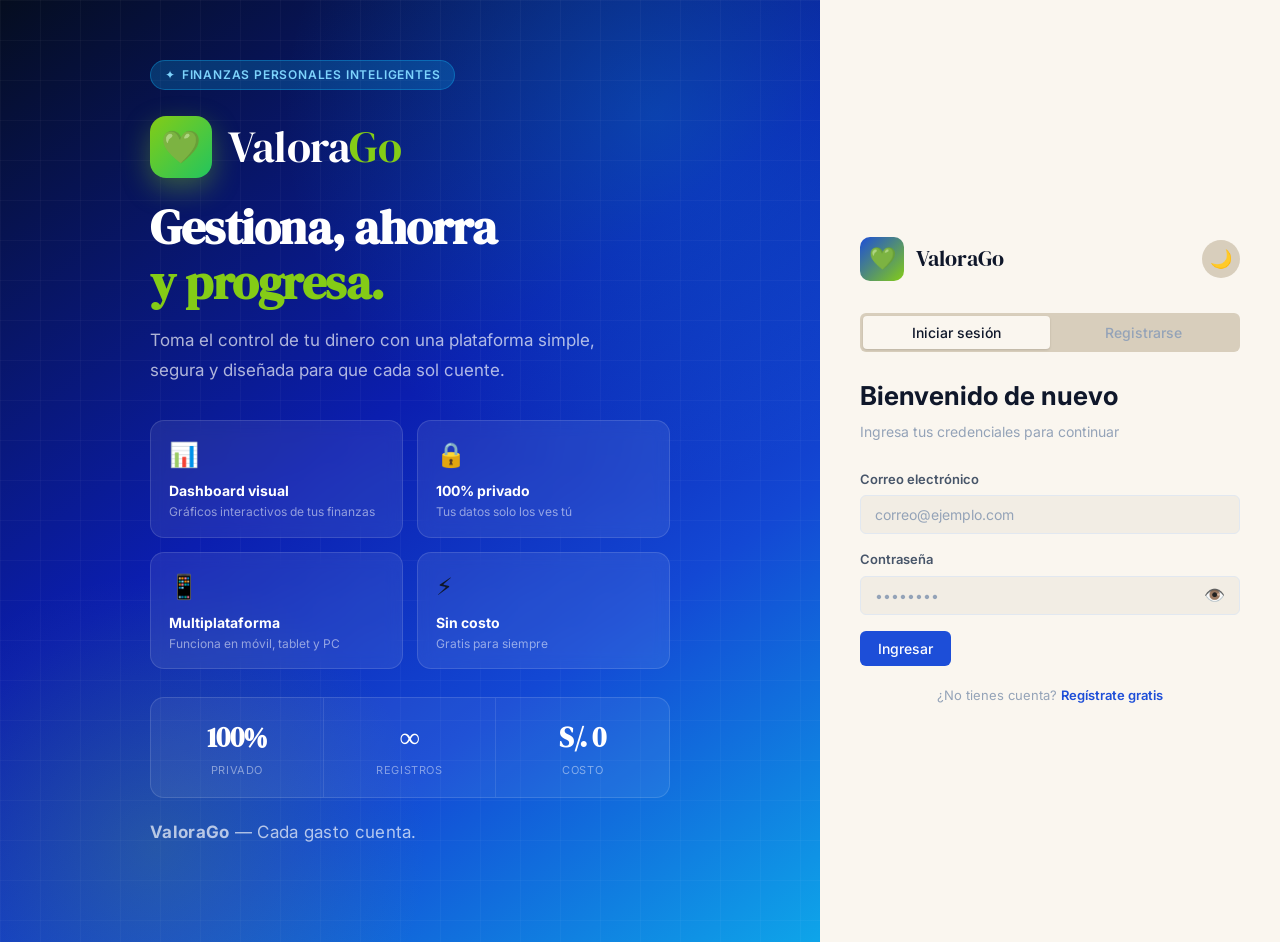
<file: index.html>
<!DOCTYPE html>
<html lang="es">
<head>
  <meta charset="UTF-8" />
  <meta name="viewport" content="width=device-width, initial-scale=1.0" />

<!-- Open Graph meta tags para compartir en redes sociales -->
<meta property="og:title" content="ValoraGo – Gestiona, ahorra y progresa" />
<meta property="og:description" content="Plataforma de finanzas personales para registrar ingresos, controlar gastos, hacer seguimiento de ahorros y visualizar tu salud financiera en tiempo real." />
<meta property="og:image" content="https://ronalk35.github.io/finanzasapp/assets/img/Finanzasapp.jpeg" />
<meta property="og:url" content="https://ronalk35.github.io/finanzasapp/" />
<meta property="og:type" content="website" />
<meta property="og:site_name" content="ValoraGo" />

<!-- Twitter Card (funciona en WhatsApp también) -->
<meta name="twitter:card" content="summary_large_image" />
<meta name="twitter:title" content="ValoraGo – Gestiona, ahorra y progresa" />
<meta name="twitter:description" content="Controla tus finanzas personales con dashboards, gráficos interactivos y reportes. Gratis y 100% privado." />
<meta name="twitter:image" content="https://ronalk35.github.io/finanzasapp/assets/img/Finanzasapp.jpeg />

<!-- SEO general -->
<meta name="description" content="ValoraGo es una app de finanzas personales para gestionar ingresos, gastos y ahorros con dashboards visuales. Gratis y privada." />
<meta name="keywords" content="finanzas personales, control de gastos, ahorros, presupuesto, ValoraGo" />
<meta name="author" content="Ronald Urbano Chávez" />
  
  <link rel="icon" href="/finanzasapp/assets/img/favicon.ico" type="image/x-icon">
  <title>Ingresar – ValoraGo</title>
  <link rel="stylesheet" href="css/styles.css" />
  <style>
    body { overflow: hidden; }
    @media (max-width: 900px) { body { overflow: auto; } }
    /* Forzar hidden para que funcione sin importar otros estilos */
    #formRegister { display: none; }
    #formRegister.visible { display: block; }
    #formLogin.hidden-form { display: none; }
  </style>
</head>
<body>

<div class="login-page" id="loginPage">

  <!-- Panel izquierdo -->
  <div class="login-art">
    <div class="login-art-bg"></div>
    <div class="login-art-content">
      <div class="login-badge"><span>✦</span> Finanzas personales inteligentes</div>
      <div class="login-art-logo">
        <div class="login-art-logo-icon">💚</div>
        <div class="login-art-logo-name">Valora<em>Go</em></div>
      </div>
      <h1>Gestiona, ahorra<br/><span>y progresa.</span></h1>
      <p>Toma el control de tu dinero con una plataforma simple, segura y diseñada para que cada sol cuente.</p>
      <div class="login-features">
        <div class="login-feature-card">
          <div class="login-feature-icon">📊</div>
          <div class="login-feature-title">Dashboard visual</div>
          <div class="login-feature-desc">Gráficos interactivos de tus finanzas</div>
        </div>
        <div class="login-feature-card">
          <div class="login-feature-icon">🔒</div>
          <div class="login-feature-title">100% privado</div>
          <div class="login-feature-desc">Tus datos solo los ves tú</div>
        </div>
        <div class="login-feature-card">
          <div class="login-feature-icon">📱</div>
          <div class="login-feature-title">Multiplataforma</div>
          <div class="login-feature-desc">Funciona en móvil, tablet y PC</div>
        </div>
        <div class="login-feature-card">
          <div class="login-feature-icon">⚡</div>
          <div class="login-feature-title">Sin costo</div>
          <div class="login-feature-desc">Gratis para siempre</div>
        </div>
      </div>
      <div class="login-stats">
        <div class="login-stat">
          <div class="login-stat-val">100%</div>
          <div class="login-stat-lbl">Privado</div>
        </div>
        <div class="login-stat">
          <div class="login-stat-val">∞</div>
          <div class="login-stat-lbl">Registros</div>
        </div>
        <div class="login-stat">
          <div class="login-stat-val">S/. 0</div>
          <div class="login-stat-lbl">Costo</div>
        </div>
      </div>
      <p class="login-slogan"><strong>ValoraGo</strong> — Cada gasto cuenta.</p>
    </div>
  </div>

  <!-- Formulario -->
  <div class="login-form-area">
    <div class="login-box">
      <div class="login-logo">
        <div class="login-logo-icon">💚</div>
        <span class="login-logo-text">ValoraGo</span>
        <button class="theme-toggle" onclick="toggleTheme()" style="margin-left:auto" title="Tema oscuro">🌙</button>
      </div>

      <div class="tab-switch">
        <button class="tab-btn active" id="tabLogin" onclick="showTab('login')">Iniciar sesión</button>
        <button class="tab-btn" id="tabReg" onclick="showTab('register')">Registrarse</button>
      </div>

      <!-- LOGIN -->
      <div id="formLogin">
        <h2 class="login-heading">Bienvenido de nuevo</h2>
        <p class="login-sub">Ingresa tus credenciales para continuar</p>
        <div class="form-group">
          <label class="form-label">Correo electrónico</label>
          <input type="email" id="loginEmail" class="form-control" placeholder="correo@ejemplo.com" />
        </div>
        <div class="form-group">
          <label class="form-label">Contraseña</label>
          <div class="input-eye-wrap">
            <input type="password" id="loginPass" class="form-control" placeholder="••••••••" />
            <button class="btn-eye" type="button" onclick="toggleEye('loginPass','eyeLogin')" tabindex="-1">
              <span id="eyeLogin">👁️</span>
            </button>
          </div>
        </div>
        <div id="loginError" class="form-error hidden"></div>
        <button class="btn btn-primary w-full mt-3" id="btnLogin" onclick="handleLogin()">
          Ingresar
        </button>
        <p class="login-footer mt-4">
          ¿No tienes cuenta?
          <a href="#" onclick="showTab('register');return false" style="color:var(--brand-primary);font-weight:600;">Regístrate gratis</a>
        </p>
      </div>

      <!-- REGISTRO -->
      <div id="formRegister">
        <h2 class="login-heading">Crear cuenta</h2>
        <p class="login-sub">Completa los datos para comenzar</p>
        <div class="form-group">
          <label class="form-label">Nombre completo</label>
          <input type="text" id="regNombre" class="form-control" placeholder="Ej: Juan Pérez" />
        </div>
        <div class="form-group">
          <label class="form-label">Correo electrónico</label>
          <input type="email" id="regEmail" class="form-control" placeholder="correo@ejemplo.com" />
        </div>
        <div class="form-group">
          <label class="form-label">Contraseña</label>
          <div class="input-eye-wrap">
            <input type="password" id="regPass" class="form-control" placeholder="Mínimo 6 caracteres" />
            <button class="btn-eye" type="button" onclick="toggleEye('regPass','eyeReg1')" tabindex="-1">
              <span id="eyeReg1">👁️</span>
            </button>
          </div>
        </div>
        <div class="form-group">
          <label class="form-label">Confirmar contraseña</label>
          <div class="input-eye-wrap">
            <input type="password" id="regPass2" class="form-control" placeholder="Repite tu contraseña" />
            <button class="btn-eye" type="button" onclick="toggleEye('regPass2','eyeReg2')" tabindex="-1">
              <span id="eyeReg2">👁️</span>
            </button>
          </div>
        </div>
        <div id="regError" class="form-error hidden"></div>
        <button class="btn btn-primary w-full mt-3" id="btnReg" onclick="handleRegister()">
          Crear cuenta
        </button>
        <p class="login-footer mt-4">
          ¿Ya tienes cuenta?
          <a href="#" onclick="showTab('login');return false" style="color:var(--brand-primary);font-weight:600;">Inicia sesión</a>
        </p>
      </div>
    </div>
  </div>
</div>

<script>
  // Prevenir que initAuth() de app.js interfiera en la página de login
  window.__isLoginPage = true;
</script>
<script src="js/app.js"></script>
<script>
  (function() {
    const s = localStorage.getItem('session');
    if (s) { window.location.href = 'pages/dashboard.html'; return; }
    initTheme();
    // Estado inicial correcto
    document.getElementById('formLogin').classList.remove('hidden');
    document.getElementById('formRegister').classList.add('hidden');
    document.getElementById('tabLogin').classList.add('active');
    document.getElementById('tabReg').classList.remove('active');
  })();

  function toggleEye(inputId, eyeId) {
    const input = document.getElementById(inputId);
    const eye   = document.getElementById(eyeId);
    const show  = input.type === 'password';
    input.type      = show ? 'text' : 'password';
    eye.textContent = show ? '🙈' : '👁️';
  }

  function showTab(tab) {
    if (tab === 'login') {
      document.getElementById('formLogin').classList.remove('hidden-form');
      document.getElementById('formRegister').classList.remove('visible');
      document.getElementById('tabLogin').classList.add('active');
      document.getElementById('tabReg').classList.remove('active');
    } else {
      document.getElementById('formLogin').classList.add('hidden-form');
      document.getElementById('formRegister').classList.add('visible');
      document.getElementById('tabLogin').classList.remove('active');
      document.getElementById('tabReg').classList.add('active');
    }
    clearErrors();
  }
  function clearErrors() {
    ['loginError','regError'].forEach(id => {
      const el = document.getElementById(id);
      if (el) { el.textContent = ''; el.classList.add('hidden'); }
    });
  }
  function showError(id, msg) {
    const el = document.getElementById(id);
    if (el) { el.textContent = msg; el.classList.remove('hidden'); }
  }
  function setLoading(btnId, loading) {
    const btn = document.getElementById(btnId);
    if (!btn) return;
    if (loading) {
      btn.dataset.orig = btn.innerHTML;
      btn.innerHTML = '<span class="loading-spinner"></span> Espera...';
      btn.disabled = true;
    } else {
      btn.innerHTML = btn.dataset.orig || btn.innerHTML;
      btn.disabled = false;
    }
  }
  async function handleLogin() {
    clearErrors();
    const correo   = document.getElementById('loginEmail').value.trim();
    const password = document.getElementById('loginPass').value;
    if (!correo || !password) return showError('loginError', 'Completa todos los campos');
    if (!correo.includes('@'))  return showError('loginError', 'Correo no válido');
    setLoading('btnLogin', true);
    try {
      const res = await apiCall({ action: 'login', correo, password });
      if (res.success) {
        saveSession(res.user);
        window.location.href = 'pages/dashboard.html';
      } else {
        showError('loginError', res.error || 'Credenciales incorrectas');
      }
    } catch {
      showError('loginError', 'Error de conexión. Verifica tu configuración de API.');
    } finally {
      setLoading('btnLogin', false);
    }
  }
  async function handleRegister() {
    clearErrors();
    const nombre   = document.getElementById('regNombre').value.trim();
    const correo   = document.getElementById('regEmail').value.trim();
    const password = document.getElementById('regPass').value;
    const pass2    = document.getElementById('regPass2').value;
    if (!nombre || !correo || !password) return showError('regError', 'Completa todos los campos');
    if (!correo.includes('@'))  return showError('regError', 'Correo no válido');
    if (password.length < 6)    return showError('regError', 'La contraseña debe tener al menos 6 caracteres');
    if (password !== pass2)     return showError('regError', 'Las contraseñas no coinciden');
    setLoading('btnReg', true);
    try {
      const res = await apiCall({ action: 'register', nombre, correo, password });
      if (res.success) {
        saveSession(res.user);
        window.location.href = 'pages/dashboard.html';
      } else {
        showError('regError', res.error || 'Error al registrar');
      }
    } catch {
      showError('regError', 'Error de conexión. Verifica tu configuración de API.');
    } finally {
      setLoading('btnReg', false);
    }
  }
  document.addEventListener('keydown', e => {
    if (e.key === 'Enter') {
      const isLogin = !document.getElementById('formLogin').classList.contains('hidden');
      if (isLogin) handleLogin(); else handleRegister();
    }
  });
</script>
</body>
</html>
</file>
<file: css/styles.css>
/* ============================================================
   FINANZAS PERSONALES – Design System
   Paleta: Azul profundo + Verde lima + Slate neutral
   Tipografía: Inter (datos) + DM Serif Display (marca)
============================================================ */

@import url('https://fonts.googleapis.com/css2?family=Inter:wght@300;400;500;600;700&family=DM+Serif+Display&display=swap');

/* ─── TOKENS ───────────────────────────────────────────────── */
:root {
  --brand-primary:    #1D4ED8;
  --brand-secondary:  #2563EB;
  --brand-accent:     #84CC16;
  --brand-accent-dim: #65A30D;

  --bg-base:    #F2EDE4;
  --bg-surface: #FAF6EF;
  --bg-hover:   #E8E0D4;
  --bg-muted:   #D8CEBC;

  --text-primary:   #0F172A;
  --text-secondary: #475569;
  --text-muted:     #94A3B8;
  --text-inverse:   #FFFFFF;

  --border:      #E2E8F0;
  --border-focus: #1D4ED8;

  --success: #22C55E;
  --warning: #F59E0B;
  --danger:  #EF4444;
  --info:    #3B82F6;

  --shadow-sm: 0 1px 3px rgba(0,0,0,.08), 0 1px 2px rgba(0,0,0,.06);
  --shadow-md: 0 4px 12px rgba(0,0,0,.1), 0 2px 4px rgba(0,0,0,.06);
  --shadow-lg: 0 10px 30px rgba(0,0,0,.12), 0 4px 8px rgba(0,0,0,.06);
  --shadow-xl: 0 20px 60px rgba(0,0,0,.15);

  --radius-sm: 6px;
  --radius-md: 10px;
  --radius-lg: 16px;
  --radius-xl: 24px;
  --radius-full: 9999px;

  --sidebar-w: 260px;
  --header-h:  64px;
  --transition: 200ms cubic-bezier(.4,0,.2,1);
}

[data-theme="dark"] {
  --bg-base:    #0B1120;
  --bg-surface: #111827;
  --bg-hover:   #1E2A3A;
  --bg-muted:   #1F2937;

  --text-primary:   #F1F5F9;
  --text-secondary: #94A3B8;
  --text-muted:     #64748B;

  --border:      #1E2A3A;
  --border-focus: #2563EB;

  --shadow-sm: 0 1px 3px rgba(0,0,0,.3);
  --shadow-md: 0 4px 12px rgba(0,0,0,.4);
  --shadow-lg: 0 10px 30px rgba(0,0,0,.5);
}

/* ─── RESET ─────────────────────────────────────────────────── */
*, *::before, *::after { box-sizing: border-box; margin: 0; padding: 0; }
html { font-size: 16px; scroll-behavior: smooth; }
body {
  font-family: 'Inter', system-ui, sans-serif;
  background: var(--bg-base);
  color: var(--text-primary);
  line-height: 1.5;
  min-height: 100vh;
  transition: background var(--transition), color var(--transition);
}
a { color: inherit; text-decoration: none; }
button { cursor: pointer; font-family: inherit; }
input, select, textarea { font-family: inherit; }
img { max-width: 100%; }

/* ─── LAYOUT ─────────────────────────────────────────────────── */
.app-layout {
  display: block;
  min-height: 100vh;
}

/* ─── SIDEBAR ────────────────────────────────────────────────── */
.sidebar {
  width: var(--sidebar-w);
  background: var(--bg-surface);
  border-right: 1px solid var(--border);
  display: flex;
  flex-direction: column;
  position: fixed;          /* SIEMPRE fixed en todas las páginas */
  top: 0; left: 0;
  height: 100vh;
  z-index: 300;             /* siempre encima */
  transition: transform var(--transition), background var(--transition);
  overflow-y: auto;
  overflow-x: hidden;
}
.sidebar-brand {
  padding: 24px 20px 20px;
  border-bottom: 1px solid var(--border);
}
.brand-logo {
  display: flex;
  align-items: center;
  gap: 10px;
  margin-bottom: 4px;
}
.brand-icon {
  width: 36px; height: 36px;
  background: linear-gradient(135deg, var(--brand-primary), var(--brand-accent));
  border-radius: var(--radius-sm);
  display: flex; align-items: center; justify-content: center;
  font-size: 18px;
}
.brand-name {
  font-family: 'DM Serif Display', serif;
  font-size: 20px;
  color: var(--text-primary);
  letter-spacing: -.3px;
  display: flex;        
  align-items: center; 
}
.brand-tagline {
  font-size: 11px;
  color: var(--text-muted);
  letter-spacing: .5px;
  text-transform: uppercase;
  margin-left: 46px;
}
.sidebar-user {
  padding: 16px 20px;
  border-bottom: 1px solid var(--border);
  display: flex;
  align-items: center;
  gap: 10px;
}
.user-avatar {
  width: 34px; height: 34px;
  border-radius: var(--radius-full);
  background: linear-gradient(135deg, var(--brand-primary), var(--brand-secondary));
  display: flex; align-items: center; justify-content: center;
  color: #fff;
  font-weight: 600;
  font-size: 13px;
  flex-shrink: 0;
}
.user-info { min-width: 0; }
.user-name { font-size: 13px; font-weight: 600; color: var(--text-primary); white-space: nowrap; overflow: hidden; text-overflow: ellipsis; }
.user-email { font-size: 11px; color: var(--text-muted); white-space: nowrap; overflow: hidden; text-overflow: ellipsis; }

/* El nav ocupa el espacio disponible pero NO empuja el footer fuera */
.sidebar-nav { padding: 12px 12px; flex: 1; overflow-y: auto; min-height: 0; }
.nav-section-label {
  font-size: 10px;
  font-weight: 600;
  color: var(--text-muted);
  letter-spacing: 1px;
  text-transform: uppercase;
  padding: 8px 8px 4px;
  margin-top: 4px;
}
.nav-item {
  display: flex;
  align-items: center;
  gap: 10px;
  padding: 9px 12px;
  border-radius: var(--radius-sm);
  color: var(--text-secondary);
  font-size: 14px;
  font-weight: 500;
  transition: all var(--transition);
  margin-bottom: 2px;
}
.nav-item:hover { background: var(--bg-hover); color: var(--text-primary); }
.nav-item.active { background: #EEF2FF; color: var(--brand-primary); }
[data-theme="dark"] .nav-item.active { background: rgba(37,99,235,.2); }
.nav-icon { font-size: 17px; width: 20px; text-align: center; }

/* Footer SIEMPRE pegado al fondo del sidebar */
.sidebar-footer {
  padding: 12px;
  border-top: 1px solid var(--border);
  display: flex;
  flex-direction: column;
  gap: 6px;
  flex-shrink: 0;   /* nunca se comprime */
}
.sidebar-copyright {
  text-align: center;
  font-size: 10.5px;
  color: var(--text-muted);
  line-height: 1.5;
  padding: 6px 4px 2px;
  border-top: 1px solid var(--border);
  margin-top: 2px;
}
.sidebar-copyright a {
  color: var(--brand-primary);
  font-weight: 600;
  text-decoration: none;
  transition: color var(--transition);
}
.sidebar-copyright a:hover { color: var(--brand-accent); text-decoration: underline; }

/* ─── MAIN CONTENT ───────────────────────────────────────────── */
.main-wrapper {
  margin-left: var(--sidebar-w);   /* desplazarse a la derecha del sidebar fixed */
  min-height: 100vh;
}
.topbar {
  height: var(--header-h);
  background: var(--bg-surface);
  border-bottom: 1px solid var(--border);
  display: flex;
  align-items: center;
  justify-content: space-between;
  padding: 0 28px;
  position: fixed;           /* SIEMPRE fixed – funciona en body-scroll */
  top: 0;
  left: var(--sidebar-w);    /* empieza después del sidebar */
  right: 0;
  z-index: 200;              /* por debajo del sidebar (300) pero encima del contenido */
  transition: background var(--transition);
}
.topbar-left { display: flex; align-items: center; gap: 14px; }
.page-title { font-size: 18px; font-weight: 700; color: var(--text-primary); }
.topbar-right { display: flex; align-items: center; gap: 10px; }

.page-content {
  padding: 28px;
  padding-top: calc(var(--header-h) + 28px);  /* clearance para topbar fixed */
  flex: 1;
  max-width: 1400px;
  width: 100%;
}

/* ─── HAMBURGER ──────────────────────────────────────────────── */
.menu-toggle {
  display: none;
  background: none;
  border: none;
  padding: 6px;
  color: var(--text-primary);
  font-size: 22px;
}

/* ─── BUTTONS ────────────────────────────────────────────────── */
.btn {
  display: inline-flex;
  align-items: center;
  gap: 7px;
  padding: 9px 18px;
  border-radius: var(--radius-sm);
  font-size: 14px;
  font-weight: 500;
  border: none;
  transition: all var(--transition);
  white-space: nowrap;
}
.btn-primary { background: var(--brand-primary); color: #fff; }
.btn-primary:hover { background: var(--brand-secondary); box-shadow: 0 4px 12px rgba(29,78,216,.3); }
.btn-secondary { background: var(--bg-muted); color: var(--text-primary); }
.btn-secondary:hover { background: var(--border); }
.btn-danger { background: var(--danger); color: #fff; }
.btn-danger:hover { background: #DC2626; }
.btn-ghost { background: transparent; color: var(--text-secondary); border: 1px solid var(--border); }
.btn-ghost:hover { background: var(--bg-hover); color: var(--text-primary); }
.btn-sm { padding: 6px 12px; font-size: 13px; }
.btn-icon { padding: 8px; border-radius: var(--radius-sm); }

/* ─── CARDS ──────────────────────────────────────────────────── */
.card {
  background: var(--bg-surface);
  border: 1px solid var(--border);
  border-radius: var(--radius-lg);
  padding: 24px;
  box-shadow: var(--shadow-sm);
  transition: background var(--transition);
}
.card-header {
  display: flex;
  align-items: center;
  justify-content: space-between;
  margin-bottom: 20px;
  gap: 12px;
}
.card-title { font-size: 16px; font-weight: 700; color: var(--text-primary); }
.card-subtitle { font-size: 13px; color: var(--text-muted); margin-top: 2px; }

/* ─── KPI CARDS ──────────────────────────────────────────────── */
.kpi-grid { display: grid; grid-template-columns: repeat(auto-fit, minmax(200px, 1fr)); gap: 16px; margin-bottom: 28px; }
.kpi-card {
  background: var(--bg-surface);
  border: 1px solid var(--border);
  border-radius: var(--radius-lg);
  padding: 20px;
  position: relative;
  overflow: hidden;
  box-shadow: var(--shadow-sm);
}
.kpi-card::before {
  content: '';
  position: absolute;
  top: 0; left: 0;
  width: 4px; height: 100%;
}
.kpi-card.kpi-income::before  { background: var(--success); }
.kpi-card.kpi-expense::before { background: var(--danger); }
.kpi-card.kpi-saving::before  { background: var(--brand-accent); }
.kpi-card.kpi-balance::before { background: var(--brand-primary); }

.kpi-label { font-size: 12px; font-weight: 600; color: var(--text-muted); text-transform: uppercase; letter-spacing: .6px; margin-bottom: 8px; }
.kpi-value { font-size: 26px; font-weight: 700; color: var(--text-primary); letter-spacing: -1px; }
.kpi-sub { font-size: 12px; color: var(--text-muted); margin-top: 4px; }
.kpi-icon { position: absolute; right: 16px; top: 16px; font-size: 28px; opacity: .50; }

/* ─── FORMS ──────────────────────────────────────────────────── */
.form-group { margin-bottom: 16px; }
.form-label { display: block; font-size: 13px; font-weight: 600; color: var(--text-secondary); margin-bottom: 6px; }
.form-control {
  width: 100%;
  padding: 10px 14px;
  border: 1px solid var(--border);
  border-radius: var(--radius-sm);
  background: var(--bg-base);
  color: var(--text-primary);
  font-size: 14px;
  transition: border-color var(--transition), box-shadow var(--transition);
  outline: none;
}
.form-control:focus { border-color: var(--border-focus); box-shadow: 0 0 0 3px rgba(29,78,216,.12); }
.form-control::placeholder { color: var(--text-muted); }
.form-row { display: grid; grid-template-columns: 1fr 1fr; gap: 14px; }
.form-row-3 { display: grid; grid-template-columns: 1fr 1fr 1fr; gap: 14px; }
.form-hint { font-size: 12px; color: var(--text-muted); margin-top: 4px; }
.form-error { font-size: 12px; color: var(--danger); margin-top: 4px; }

/* ─── TABLES ─────────────────────────────────────────────────── */
.table-wrapper { overflow-x: auto; border-radius: var(--radius-md); }
.data-table {
  width: 100%;
  border-collapse: collapse;
  font-size: 14px;
}
.data-table th {
  background: var(--bg-muted);
  color: var(--text-secondary);
  font-weight: 600;
  font-size: 12px;
  text-transform: uppercase;
  letter-spacing: .5px;
  padding: 11px 16px;
  text-align: left;
  border-bottom: 1px solid var(--border);
  white-space: nowrap;
}
.data-table td {
  padding: 12px 16px;
  border-bottom: 1px solid var(--border);
  color: var(--text-primary);
  vertical-align: middle;
}
.data-table tr:last-child td { border-bottom: none; }
.data-table tbody tr:hover { background: var(--bg-hover); }
.data-table .amount { font-weight: 600; font-variant-numeric: tabular-nums; }
.data-table .amount.positive { color: var(--success); }
.data-table .amount.negative { color: var(--danger); }

/* ─── BADGES ─────────────────────────────────────────────────── */
.badge {
  display: inline-flex;
  align-items: center;
  padding: 3px 10px;
  border-radius: var(--radius-full);
  font-size: 12px;
  font-weight: 500;
}
.badge-blue   { background: #DBEAFE; color: #1E40AF; }
.badge-green  { background: #DCFCE7; color: #166534; }
.badge-red    { background: #FEE2E2; color: #991B1B; }
.badge-yellow { background: #FEF9C3; color: #854D0E; }
.badge-gray   { background: var(--bg-muted); color: var(--text-secondary); }
[data-theme="dark"] .badge-blue   { background: rgba(30,64,175,.3); color: #93C5FD; }
[data-theme="dark"] .badge-green  { background: rgba(22,101,52,.3);  color: #86EFAC; }
[data-theme="dark"] .badge-red    { background: rgba(153,27,27,.3);  color: #FCA5A5; }

/* ─── MODAL ──────────────────────────────────────────────────── */
.modal-overlay {
  position: fixed; inset: 0;
  background: rgba(0,0,0,.5);
  backdrop-filter: blur(4px);
  z-index: 1000;
  display: flex;
  align-items: center;
  justify-content: center;
  padding: 20px;
  opacity: 0;
  visibility: hidden;
  transition: all var(--transition);
}
.modal-overlay.active { opacity: 1; visibility: visible; }
.modal {
  background: var(--bg-surface);
  border-radius: var(--radius-xl);
  box-shadow: var(--shadow-xl);
  width: 100%;
  max-width: 520px;
  max-height: 90vh;
  overflow-y: auto;
  transform: translateY(20px) scale(.97);
  transition: transform var(--transition);
}
.modal-overlay.active .modal { transform: translateY(0) scale(1); }
.modal-header {
  padding: 24px 28px 0;
  display: flex;
  align-items: center;
  justify-content: space-between;
}
.modal-title { font-size: 18px; font-weight: 700; }
.modal-close {
  background: var(--bg-muted);
  border: none;
  width: 32px; height: 32px;
  border-radius: var(--radius-full);
  display: flex; align-items: center; justify-content: center;
  font-size: 18px;
  color: var(--text-secondary);
  transition: all var(--transition);
}
.modal-close:hover { background: var(--bg-hover); color: var(--text-primary); }
.modal-body { padding: 24px 28px; }
.modal-footer { padding: 0 28px 24px; display: flex; gap: 10px; justify-content: flex-end; }

/* ─── ALERTS / TOAST ─────────────────────────────────────────── */
.toast-container {
  position: fixed;
  bottom: 24px; right: 24px;
  z-index: 2000;
  display: flex;
  flex-direction: column;
  gap: 10px;
}
.toast {
  background: var(--bg-surface);
  border: 1px solid var(--border);
  border-radius: var(--radius-md);
  padding: 14px 18px;
  box-shadow: var(--shadow-lg);
  display: flex;
  align-items: center;
  gap: 10px;
  font-size: 14px;
  min-width: 280px;
  max-width: 360px;
  animation: slideInRight .3s ease;
}
.toast.success { border-left: 4px solid var(--success); }
.toast.error   { border-left: 4px solid var(--danger); }
.toast.info    { border-left: 4px solid var(--info); }
@keyframes slideInRight { from { transform: translateX(100%); opacity: 0; } to { transform: translateX(0); opacity: 1; } }

/* ─── EMPTY STATE ────────────────────────────────────────────── */
.empty-state {
  text-align: center;
  padding: 60px 20px;
  color: var(--text-muted);
}
.empty-state-icon { font-size: 48px; margin-bottom: 16px; }
.empty-state-title { font-size: 16px; font-weight: 600; color: var(--text-secondary); margin-bottom: 8px; }
.empty-state-desc { font-size: 14px; line-height: 1.6; }

/* ─── THEME TOGGLE ───────────────────────────────────────────── */
.theme-toggle {
  background: var(--bg-muted);
  border: none;
  width: 38px; height: 38px;
  border-radius: var(--radius-full);
  display: flex; align-items: center; justify-content: center;
  font-size: 18px;
  color: var(--text-secondary);
  transition: all var(--transition);
}
.theme-toggle:hover { background: var(--bg-hover); color: var(--text-primary); }

/* ─── LOADING ────────────────────────────────────────────────── */
.loading-spinner {
  display: inline-block;
  width: 18px; height: 18px;
  border: 2px solid var(--border);
  border-top-color: var(--brand-primary);
  border-radius: 50%;
  animation: spin .6s linear infinite;
}
@keyframes spin { to { transform: rotate(360deg); } }
.loading-overlay {
  position: absolute; inset: 0;
  background: rgba(var(--bg-surface), .8);
  display: flex; align-items: center; justify-content: center;
  border-radius: inherit;
  z-index: 10;
}
.page-loading {
  display: flex; align-items: center; justify-content: center;
  height: 200px; gap: 12px; color: var(--text-muted); font-size: 14px;
}

/* Estado de carga inicial (antes de que pageContent esté disponible) */
.app-loading-screen {
  position: fixed; inset: 0;
  background: var(--bg-base);
  display: flex; align-items: center; justify-content: center;
  flex-direction: column; gap: 14px;
  z-index: 9999;
  font-size: 14px; color: var(--text-muted);
}
.app-loading-screen .loading-spinner { width: 28px; height: 28px; border-width: 3px; }

/* ─── FILTERS BAR ────────────────────────────────────────────── */
.filter-bar {
  display: flex;
  gap: 10px;
  flex-wrap: wrap;
  align-items: flex-end;
  margin-bottom: 20px;
  padding: 16px 20px;
  background: var(--bg-surface);
  border: 1px solid var(--border);
  border-radius: var(--radius-md);
}
.filter-group { display: flex; flex-direction: column; gap: 4px; min-width: 120px; }
.filter-label { font-size: 11px; font-weight: 600; color: var(--text-muted); text-transform: uppercase; letter-spacing: .5px; }
.filter-select {
  padding: 8px 12px;
  border: 1px solid var(--border);
  border-radius: var(--radius-sm);
  background: var(--bg-base);
  color: var(--text-primary);
  font-size: 13px;
  outline: none;
  cursor: pointer;
}
.filter-select:focus { border-color: var(--border-focus); }

/* ─── OVERLAY SIDEBAR MOBILE – gestionado en @media 768px ──────── */

/* ─── RESPONSIVE ─────────────────────────────────────────────── */
@media (max-width: 1024px) {
  .kpi-grid { grid-template-columns: repeat(2, 1fr); }
}

@media (max-width: 768px) {
  /* En móvil el sidebar arranca OCULTO (translateX) pero sigue siendo fixed */
  .sidebar {
    transform: translateX(-100%);
    z-index: 300;
  }
  .sidebar.open { transform: translateX(0); }

  /* Overlay oscuro detrás del sidebar abierto */
  .sidebar-overlay {
    display: block;
    position: fixed;
    inset: 0;
    z-index: 299;           /* justo debajo del sidebar (300) */
    opacity: 0;
    visibility: hidden;
    background: rgba(0,0,0,.55);
    transition: opacity var(--transition), visibility var(--transition);
  }
  .sidebar-overlay.active { opacity: 1; visibility: visible; }

  /* En móvil el main-wrapper NO tiene margen izquierdo */
  .main-wrapper { margin-left: 0; }

  /* El topbar ocupa todo el ancho en móvil (no hay sidebar) */
  .topbar {
    left: 0;
    padding: 0 16px;
    z-index: 200;
  }

  /* El hamburger se muestra */
  .menu-toggle { display: flex; }

  /* Padding del contenido: solo el topbar fixed */
  .page-content {
    padding: 16px;
    padding-top: calc(var(--header-h) + 16px);
  }

  .kpi-grid { grid-template-columns: 1fr 1fr; gap: 10px; }
  .kpi-value { font-size: 20px; }
  .form-row, .form-row-3 { grid-template-columns: 1fr; }
  .filter-bar { padding: 12px; }
  .modal { border-radius: var(--radius-lg); }
  .modal-header, .modal-body, .modal-footer { padding-left: 20px; padding-right: 20px; }
}

@media (max-width: 480px) {
  .kpi-grid { grid-template-columns: 1fr; }
  .page-title { font-size: 16px; }
  .data-table th, .data-table td { padding: 10px 12px; }
}

/* ─── LOGIN PAGE ─────────────────────────────────────────────── */
.login-page {
  min-height: 100vh;
  display: flex;
  background: var(--bg-base);
}
 
/* ── Panel izquierdo ───────────────────────────────────────── */
.login-art {
  flex: 1.4;                  /* más ancho */
  background: linear-gradient(145deg, #050D1F 0%, #0B1EAF 45%, #1348D4 70%, #0EA5E9 100%);
  display: flex;
  align-items: center;
  justify-content: center;
  padding: 60px 64px;
  position: relative;
  overflow: hidden;
}
 
/* Cuadrícula de fondo */
.login-art-bg {
  position: absolute; inset: 0;
  background-image:
    linear-gradient(rgba(255,255,255,.03) 1px, transparent 1px),
    linear-gradient(90deg, rgba(255,255,255,.03) 1px, transparent 1px);
  background-size: 40px 40px;
  z-index: 0;
}
 
/* Círculos animados */
.login-art::before {
  content: '';
  position: absolute;
  width: 750px; height: 750px;
  border-radius: 50%;
  background: radial-gradient(circle, rgba(14,165,233,.28) 0%, transparent 70%);
  top: -260px; right: -210px;
  animation: vg-pulse 6s ease-in-out infinite;
}
.login-art::after {
  content: '';
  position: absolute;
  width: 550px; height: 550px;
  border-radius: 50%;
  background: radial-gradient(circle, rgba(132,204,22,.18) 0%, transparent 70%);
  bottom: -180px; left: -120px;
  animation: vg-pulse 8s ease-in-out infinite reverse;
}
@keyframes vg-pulse {
  0%,100% { transform: scale(1);    opacity: .8; }
  50%      { transform: scale(1.08); opacity: 1;  }
}
 
.login-art-content {
  position: relative; z-index: 1;
  max-width: 520px; width: 100%;
}
 
/* Badge */
.login-badge {
  display: inline-flex; align-items: center; gap: 6px;
  background: rgba(14,165,233,.25);
  border: 1px solid rgba(14,165,233,.4);
  color: #7DD3FC;
  font-size: 12px; font-weight: 600; letter-spacing: .8px;
  text-transform: uppercase; padding: 5px 14px;
  border-radius: 99px; margin-bottom: 26px;
}
 
/* Logo grande en el panel */
.login-art-logo {
  display: flex; align-items: center; gap: 16px; margin-bottom: 22px;
}
.login-art-logo-icon {
  width: 62px; height: 62px;
  background: linear-gradient(135deg, #84CC16, #22C55E);
  border-radius: 16px;
  display: flex; align-items: center; justify-content: center;
  font-size: 32px;
  box-shadow: 0 10px 28px rgba(132,204,22,.38);
}
.login-art-logo-name {
  font-family: 'DM Serif Display', serif;
  font-size: 44px; color: #fff; letter-spacing: -.5px; line-height: 1;
}
.login-art-logo-name em { font-style: normal; color: #84CC16; }
 
/* Título */
.login-art h1 {
  font-family: 'DM Serif Display', serif;
  font-size: 48px;             /* más grande */
  color: #fff; line-height: 1.15; margin-bottom: 16px; letter-spacing: -.5px;
}
.login-art h1 span { color: #84CC16; }
 
/* Descripción */
.login-art-content > p {
  color: rgba(255,255,255,.68);
  font-size: 17px;             /* más grande */
  line-height: 1.75; margin-bottom: 34px; max-width: 480px;
}
 
/* Feature cards */
.login-features {
  display: grid; grid-template-columns: 1fr 1fr; gap: 14px; margin-bottom: 28px;
}
.login-feature-card {
  background: rgba(255,255,255,.08);
  border: 1px solid rgba(255,255,255,.13);
  border-radius: 14px; padding: 16px 18px;
  backdrop-filter: blur(8px); transition: background .2s;
}
.login-feature-card:hover { background: rgba(255,255,255,.13); }
.login-feature-icon  { font-size: 24px; margin-bottom: 7px; }
.login-feature-title { font-size: 14px; font-weight: 700; color: #fff; margin-bottom: 3px; }
.login-feature-desc  { font-size: 12px; color: rgba(255,255,255,.52); line-height: 1.4; }
 
/* Stats */
.login-stats {
  display: grid; grid-template-columns: repeat(3,1fr);
  border: 1px solid rgba(255,255,255,.13);
  border-radius: 14px; overflow: hidden;
  background: rgba(255,255,255,.06);
}
.login-stat {
  text-align: center; padding: 18px 10px;
  border-right: 1px solid rgba(255,255,255,.1);
}
.login-stat:last-child { border-right: none; }
.login-stat-val {
  font-size: 28px; font-weight: 700; color: #fff;
  font-family: 'DM Serif Display', serif; letter-spacing: -.5px;
}
.login-stat-lbl {
  font-size: 11px; color: rgba(255,255,255,.45);
  margin-top: 4px; text-transform: uppercase; letter-spacing: .6px;
}
 
/* Eslogan inferior */
.login-slogan {
  margin-top: 20px; font-size: 14px;
  color: rgba(255,255,255,.42); letter-spacing: .3px;
}
.login-slogan strong { color: rgba(255,255,255,.68); }
 
/* ── Panel formulario ──────────────────────────────────────── */
.login-form-area {
  width: 460px; flex-shrink: 0;
  display: flex; align-items: center; justify-content: center;
  padding: 40px 36px;
  background: var(--bg-surface);
}
.login-box { width: 100%; max-width: 380px; }
 
.login-logo {
  display: flex; align-items: center; gap: 12px; margin-bottom: 32px;
}
.login-logo-icon {
  width: 44px; height: 44px;
  background: linear-gradient(135deg, var(--brand-primary), var(--brand-accent));
  border-radius: var(--radius-md);
  display: flex; align-items: center; justify-content: center; font-size: 22px;
}
.login-logo-text {
  font-family: 'DM Serif Display', serif; font-size: 22px; color: var(--text-primary);
}
 
.login-heading { font-size: 26px; font-weight: 700; color: var(--text-primary); margin-bottom: 6px; }
.login-sub     { font-size: 14px; color: var(--text-muted); margin-bottom: 28px; }
 
.tab-switch {
  display: flex; background: var(--bg-muted);
  border-radius: var(--radius-sm); padding: 3px; margin-bottom: 24px;
}
.tab-btn {
  flex: 1; padding: 8px; border: none; background: transparent;
  border-radius: calc(var(--radius-sm) - 2px);
  font-size: 14px; font-weight: 500; color: var(--text-muted);
  transition: all var(--transition);
}
.tab-btn.active {
  background: var(--bg-surface); color: var(--text-primary); box-shadow: var(--shadow-sm);
}
 
.divider      { height: 1px; background: var(--border); margin: 20px 0; }
.login-footer { text-align: center; font-size: 13px; color: var(--text-muted); margin-top: 20px; }
 
/* ── Toggle ojo contraseña ─────────────────────────────────── */
.input-eye-wrap {
  position: relative;
  display: block;
}
.input-eye-wrap .form-control {
  width: 100%;
  padding-right: 46px;
}
.btn-eye {
  position: absolute;
  right: 12px;
  top: 0; bottom: 0;
  margin: auto;
  height: 28px; width: 28px;
  display: flex; align-items: center; justify-content: center;
  background: none; border: none;
  font-size: 17px; cursor: pointer;
  color: var(--text-muted); padding: 0; line-height: 1;
  transition: color var(--transition); user-select: none;
  z-index: 2;
}
.btn-eye:hover { color: var(--text-primary); }
 
/* ── Botones centrados ─────────────────────────────────────── */
.btn-primary { justify-content: center; }
 
/* ── Responsive ────────────────────────────────────────────── */
@media (max-width: 900px) {
  body { overflow: auto; }
  .login-art      { display: none; }
  .login-form-area { width: 100%; padding: 32px 20px; }
}
</file>
